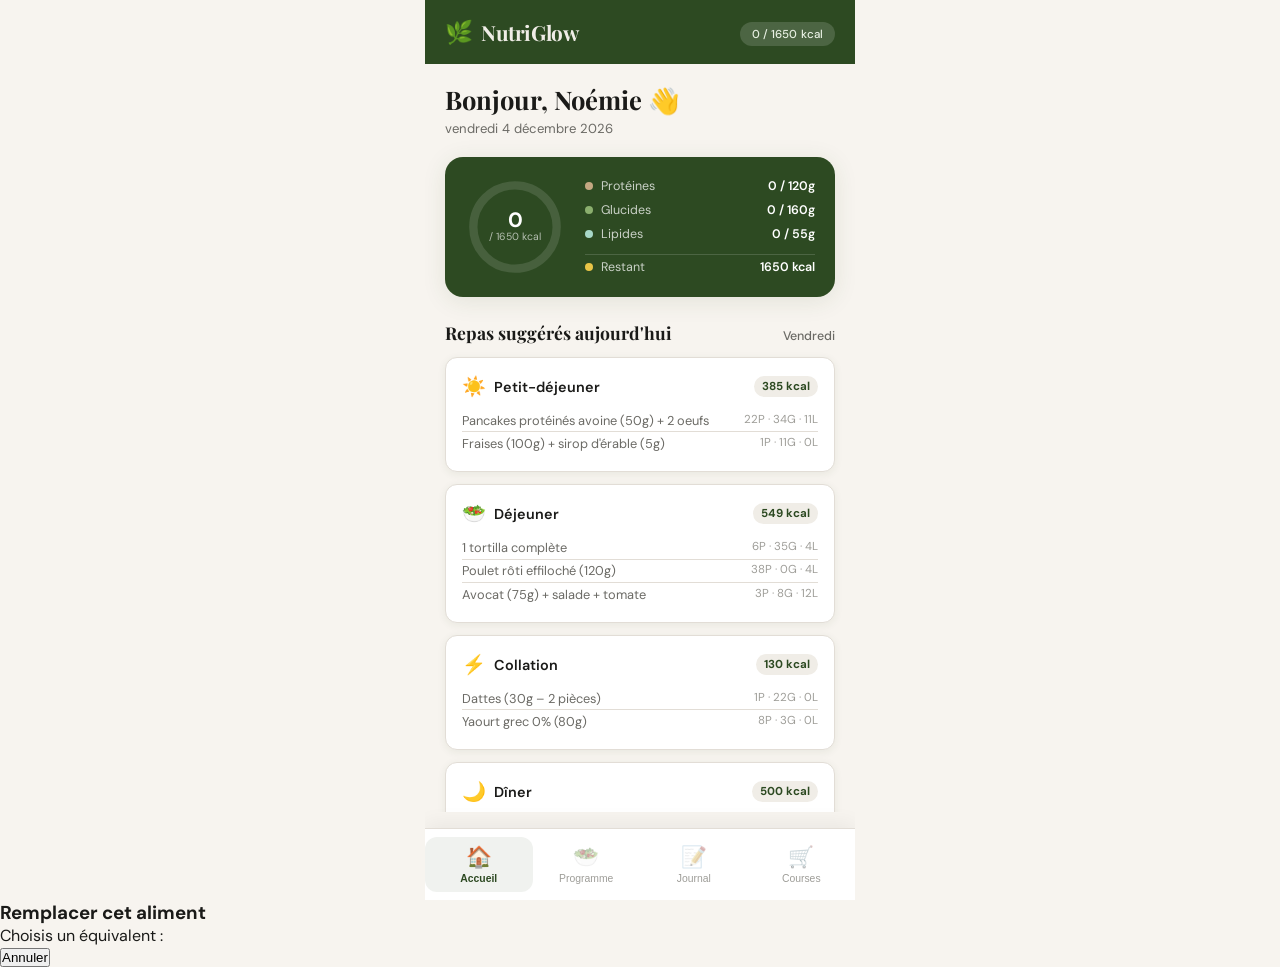
<file: index.html>
<!DOCTYPE html>
<html lang="fr">
<head>
  <meta charset="UTF-8" />
  <meta name="viewport" content="width=device-width, initial-scale=1.0, viewport-fit=cover" />
  <meta name="apple-mobile-web-app-capable" content="yes" />
  <meta name="apple-mobile-web-app-status-bar-style" content="black-translucent" />
  <meta name="apple-mobile-web-app-title" content="NutriGlow" />
  <meta name="theme-color" content="#2D4A22" />
  <link rel="manifest" href="manifest.json" />
  <link rel="apple-touch-icon" href="assets/icon-192.png" />
  <title>NutriGlow</title>
  <link rel="preconnect" href="https://fonts.googleapis.com" />
  <link rel="preconnect" href="https://fonts.gstatic.com" crossorigin />
  <link href="https://fonts.googleapis.com/css2?family=Playfair+Display:ital,wght@0,400;0,700;1,400&family=DM+Sans:wght@300;400;500;600&display=swap" rel="stylesheet" />
  <link rel="stylesheet" href="style.css" />
</head>
<body>
  <div class="app-shell">
    <header class="app-header">
      <div class="header-inner">
        <div class="logo">
          <span class="logo-leaf">🌿</span>
          <span class="logo-text">NutriGlow</span>
        </div>
        <div class="header-stats">
          <span class="stat-pill" id="today-kcal">— kcal aujourd'hui</span>
        </div>
      </div>
    </header>

    <nav class="bottom-nav">
      <button class="nav-btn active" data-page="dashboard"><span class="nav-icon">🏠</span><span class="nav-label">Accueil</span></button>
      <button class="nav-btn" data-page="programme"><span class="nav-icon">🥗</span><span class="nav-label">Programme</span></button>
      <button class="nav-btn" data-page="journal"><span class="nav-icon">📝</span><span class="nav-label">Journal</span></button>
      <button class="nav-btn" data-page="courses"><span class="nav-icon">🛒</span><span class="nav-label">Courses</span></button>
    </nav>

    <main class="page-container">

      <!-- DASHBOARD -->
      <section class="page active" id="page-dashboard">
        <div class="page-scroll">
          <div class="greeting-block">
            <h1 class="greeting-title">Bonjour, Noémie <span class="wave">👋</span></h1>
            <p class="greeting-sub" id="today-date"></p>
          </div>
          <div class="macro-card">
            <div class="macro-ring-wrap">
              <svg class="macro-ring" viewBox="0 0 120 120">
                <circle class="ring-bg" cx="60" cy="60" r="50"/>
                <circle class="ring-fill" cx="60" cy="60" r="50" id="ring-fill-el"/>
              </svg>
              <div class="ring-center">
                <span class="ring-num" id="ring-consumed">0</span>
                <span class="ring-label">/ 1650 kcal</span>
              </div>
            </div>
            <div class="macro-details">
              <div class="macro-item"><span class="m-dot" style="background:#C4A882"></span><span class="m-name">Protéines</span><span class="m-val" id="dash-prot">0 / 120g</span></div>
              <div class="macro-item"><span class="m-dot" style="background:#8BAF6E"></span><span class="m-name">Glucides</span><span class="m-val" id="dash-gluc">0 / 160g</span></div>
              <div class="macro-item"><span class="m-dot" style="background:#A8D8C8"></span><span class="m-name">Lipides</span><span class="m-val" id="dash-lip">0 / 55g</span></div>
              <div class="macro-item" style="margin-top:0.25rem;padding-top:0.25rem;border-top:1px solid rgba(255,255,255,0.15)">
                <span class="m-dot" style="background:#E8C547"></span><span class="m-name">Restant</span><span class="m-val" id="dash-reste">1650 kcal</span>
              </div>
            </div>
          </div>
          <div class="section-header">
            <h2 class="section-title">Repas suggérés aujourd'hui</h2>
            <span class="section-day" id="day-label"></span>
          </div>
          <div id="meals-today-container"></div>
          <div class="hydration-card">
            <div class="hydra-header"><span>💧 Hydratation</span><span id="hydra-count">0 / 8 verres</span></div>
            <div class="hydra-glasses" id="hydra-glasses"></div>
          </div>
          <div class="tip-card" id="tip-card"></div>
        </div>
      </section>

      <!-- PROGRAMME -->
      <section class="page" id="page-programme">
        <div class="page-scroll">
          <div class="page-title-block">
            <h2 class="page-title">Mon programme</h2>
            <p class="page-sub">Appuie sur un aliment 🔄 pour le remplacer</p>
          </div>
          <div class="macros-target-grid">
            <div class="mt-card mt-kcal"><span class="mt-num">1 650</span><span class="mt-unit">kcal</span></div>
            <div class="mt-card mt-prot"><span class="mt-num">120g</span><span class="mt-unit">Protéines</span></div>
            <div class="mt-card mt-gluc"><span class="mt-num">160g</span><span class="mt-unit">Glucides</span></div>
            <div class="mt-card mt-lip"><span class="mt-num">55g</span><span class="mt-unit">Lipides</span></div>
          </div>
          <div class="day-tabs" id="day-tabs"></div>
          <div id="day-programme"></div>
        </div>
      </section>

      <!-- JOURNAL -->
      <section class="page" id="page-journal">
        <div class="page-scroll">
          <div class="page-title-block">
            <h2 class="page-title">Journal alimentaire</h2>
            <p class="page-sub">Recherche un aliment · entre le poids · c'est tout !</p>
          </div>

          <div class="log-add-card">
            <!-- Étape 1 : recherche -->
            <div id="log-step-1">
              <select class="log-select" id="log-repas">
                <option value="petit-dej">☀️ Petit-déjeuner</option>
                <option value="dejeuner">🥗 Déjeuner</option>
                <option value="snack">🍎 Collation</option>
                <option value="diner">🌙 Dîner</option>
              </select>
              <div class="search-wrap">
                <input class="log-input" id="log-search" type="text" placeholder="🔍 Ex: pain, yaourt, poulet…" autocomplete="off" />
                <div class="search-results hidden" id="search-results"></div>
              </div>
              <p class="search-hint">Choisis dans la liste ou tape manuellement ci-dessous</p>
              <button class="btn-ghost-small" id="manual-mode-btn">Entrer sans référence →</button>
            </div>

            <!-- Étape 2 : aliment sélectionné -->
            <div class="hidden" id="log-step-2">
              <div class="selected-food-banner" id="selected-food-banner"></div>
              <div class="ref-macros-row" id="ref-macros-row"></div>

              <div class="log-weight-row">
                <input class="log-input" id="log-weight" type="number" placeholder="Quantité en grammes (ex: 80)" min="1" />
                <span class="log-weight-unit">g</span>
              </div>

              <div class="calc-result hidden" id="calc-result">
                <div class="calc-line"><span class="calc-big" id="calc-kcal">0 kcal</span></div>
                <div class="calc-macros-row" id="calc-macros"></div>
              </div>

              <div class="log-step-btns">
                <button class="btn-ghost" id="log-back-btn">← Retour</button>
                <button class="btn-primary" id="log-add-btn">Ajouter ✓</button>
              </div>
            </div>

            <!-- Mode manuel direct -->
            <div class="hidden" id="log-step-manual">
              <p class="manual-label">Saisie manuelle</p>
              <input class="log-input" id="manual-name" type="text" placeholder="Nom de l'aliment" />
              <div class="log-macros-row">
                <input class="log-input log-mini" id="manual-kcal" type="number" placeholder="kcal" />
                <input class="log-input log-mini" id="manual-prot" type="number" placeholder="P(g)" />
                <input class="log-input log-mini" id="manual-gluc" type="number" placeholder="G(g)" />
                <input class="log-input log-mini" id="manual-lip" type="number" placeholder="L(g)" />
              </div>
              <div class="log-step-btns">
                <button class="btn-ghost" id="manual-back-btn">← Retour</button>
                <button class="btn-primary" id="manual-add-btn">Ajouter ✓</button>
              </div>
            </div>
          </div>

          <div class="log-entries-header">
            <span class="section-title" style="font-size:1rem">Aujourd'hui</span>
            <span class="log-total-badge" id="log-total-badge">0 kcal</span>
          </div>
          <div class="log-entries" id="log-entries"></div>

          <div class="section-header" style="margin-top:1.25rem">
            <h2 class="section-title">Cette semaine</h2>
          </div>
          <div class="week-bilan" id="week-bilan"></div>
        </div>
      </section>

      <!-- COURSES -->
      <section class="page" id="page-courses">
        <div class="page-scroll">
          <div class="page-title-block">
            <h2 class="page-title">Liste de courses</h2>
            <p class="page-sub">Pour 1 semaine · coche au fur et à mesure</p>
          </div>
          <div class="courses-filter" id="courses-filter"></div>
          <div class="courses-list" id="courses-list"></div>
          <button class="btn-secondary" id="reset-courses-btn">Réinitialiser les cases</button>
        </div>
      </section>

    </main>
  </div>

  <!-- MODAL SWAP -->
  <div class="modal-overlay hidden" id="swap-modal">
    <div class="modal-sheet">
      <div class="modal-handle"></div>
      <h3 class="modal-title">Remplacer cet aliment</h3>
      <div class="modal-current" id="swap-modal-current"></div>
      <p class="modal-subtitle">Choisis un équivalent :</p>
      <div class="swap-list" id="swap-list"></div>
      <button class="btn-ghost modal-close-btn" id="swap-modal-close">Annuler</button>
    </div>
  </div>

  <script src="app.js"></script>
  <script>if('serviceWorker' in navigator) navigator.serviceWorker.register('sw.js').catch(()=>{});</script>
</body>
</html>
</file>
<file: style.css>
/* ===== CSS VARIABLES ===== */
:root {
  --bg: #F7F4EF;
  --surface: #FFFFFF;
  --surface-2: #F0EDE7;
  --primary: #2D4A22;
  --primary-light: #4A7A36;
  --primary-muted: #8BAF6E;
  --accent: #C4A882;
  --accent-warm: #E8C547;
  --teal: #A8D8C8;
  --text: #1A1A18;
  --text-soft: #6B6A65;
  --text-muted: #9E9D98;
  --border: #E2DDD6;
  --shadow: 0 4px 24px rgba(45,74,34,0.10);
  --shadow-sm: 0 2px 8px rgba(45,74,34,0.07);
  --radius: 18px;
  --radius-sm: 12px;
  --radius-pill: 100px;
  --nav-h: 72px;
  --header-h: 64px;
}

/* ===== RESET ===== */
*, *::before, *::after { box-sizing: border-box; margin: 0; padding: 0; }
html { font-size: 16px; }
body {
  font-family: 'DM Sans', sans-serif;
  background: var(--bg);
  color: var(--text);
  min-height: 100dvh;
  overflow: hidden;
  -webkit-font-smoothing: antialiased;
}

/* ===== APP SHELL ===== */
.app-shell {
  display: flex;
  flex-direction: column;
  height: 100dvh;
  max-width: 430px;
  margin: 0 auto;
  position: relative;
  overflow: hidden;
  background: var(--bg);
}

/* ===== HEADER ===== */
.app-header {
  height: var(--header-h);
  background: var(--primary);
  display: flex;
  align-items: center;
  padding: 0 1.25rem;
  flex-shrink: 0;
  position: relative;
  z-index: 10;
}
.header-inner {
  display: flex;
  align-items: center;
  justify-content: space-between;
  width: 100%;
}
.logo { display: flex; align-items: center; gap: 0.5rem; }
.logo-leaf { font-size: 1.4rem; }
.logo-text {
  font-family: 'Playfair Display', serif;
  font-size: 1.3rem;
  color: #F0EDE7;
  font-weight: 700;
  letter-spacing: -0.02em;
}
.stat-pill {
  background: rgba(255,255,255,0.15);
  color: #E8F0E3;
  font-size: 0.72rem;
  font-weight: 500;
  padding: 0.3rem 0.75rem;
  border-radius: var(--radius-pill);
  letter-spacing: 0.01em;
}

/* ===== BOTTOM NAV ===== */
.bottom-nav {
  position: absolute;
  bottom: 0;
  left: 0;
  right: 0;
  height: var(--nav-h);
  background: var(--surface);
  border-top: 1px solid var(--border);
  display: flex;
  align-items: center;
  justify-content: space-around;
  z-index: 100;
  box-shadow: 0 -4px 20px rgba(0,0,0,0.06);
  padding-bottom: env(safe-area-inset-bottom, 0);
}
.nav-btn {
  display: flex;
  flex-direction: column;
  align-items: center;
  gap: 0.2rem;
  background: none;
  border: none;
  cursor: pointer;
  padding: 0.5rem 0.75rem;
  border-radius: var(--radius-sm);
  transition: all 0.2s ease;
  flex: 1;
}
.nav-icon { font-size: 1.3rem; filter: grayscale(0.5) opacity(0.5); transition: all 0.2s; }
.nav-label { font-size: 0.65rem; font-weight: 500; color: var(--text-muted); transition: color 0.2s; }
.nav-btn.active .nav-icon { filter: none; }
.nav-btn.active .nav-label { color: var(--primary); font-weight: 600; }
.nav-btn.active { background: rgba(45,74,34,0.07); }

/* ===== PAGES ===== */
.page-container {
  flex: 1;
  overflow: hidden;
  position: relative;
}
.page {
  position: absolute;
  inset: 0;
  opacity: 0;
  pointer-events: none;
  transform: translateY(10px);
  transition: opacity 0.25s ease, transform 0.25s ease;
  padding-bottom: calc(var(--nav-h) + 1rem);
}
.page.active {
  opacity: 1;
  pointer-events: all;
  transform: translateY(0);
}
.page-scroll {
  height: 100%;
  overflow-y: auto;
  -webkit-overflow-scrolling: touch;
  padding: 1.25rem;
  padding-bottom: 2rem;
}

/* ===== DASHBOARD ===== */
.greeting-block { margin-bottom: 1.25rem; }
.greeting-title {
  font-family: 'Playfair Display', serif;
  font-size: 1.6rem;
  color: var(--text);
  font-weight: 700;
  line-height: 1.2;
}
.wave { display: inline-block; animation: wave 2s ease-in-out infinite; }
@keyframes wave {
  0%,100% { transform: rotate(0deg); }
  25% { transform: rotate(20deg); }
  75% { transform: rotate(-10deg); }
}
.greeting-sub { font-size: 0.82rem; color: var(--text-soft); margin-top: 0.3rem; font-weight: 400; }

/* Macro Card */
.macro-card {
  background: var(--primary);
  border-radius: var(--radius);
  padding: 1.25rem;
  display: flex;
  align-items: center;
  gap: 1.25rem;
  margin-bottom: 1.5rem;
  box-shadow: var(--shadow);
}
.macro-ring-wrap { position: relative; width: 100px; height: 100px; flex-shrink: 0; }
.macro-ring { width: 100%; height: 100%; transform: rotate(-90deg); }
.ring-bg { fill: none; stroke: rgba(255,255,255,0.12); stroke-width: 10; }
.ring-fill {
  fill: none;
  stroke: var(--accent-warm);
  stroke-width: 10;
  stroke-linecap: round;
  stroke-dasharray: 314;
  stroke-dashoffset: 314;
  transition: stroke-dashoffset 0.8s cubic-bezier(0.4,0,0.2,1);
}
.ring-center {
  position: absolute;
  inset: 0;
  display: flex;
  flex-direction: column;
  align-items: center;
  justify-content: center;
}
.ring-num { font-size: 1.3rem; font-weight: 700; color: #fff; line-height: 1; }
.ring-label { font-size: 0.65rem; color: rgba(255,255,255,0.65); }
.macro-details { flex: 1; display: flex; flex-direction: column; gap: 0.5rem; }
.macro-item { display: flex; align-items: center; gap: 0.5rem; }
.m-dot { width: 8px; height: 8px; border-radius: 50%; flex-shrink: 0; }
.m-name { font-size: 0.78rem; color: rgba(255,255,255,0.75); flex: 1; }
.m-val { font-size: 0.78rem; font-weight: 600; color: #fff; }

/* Section header */
.section-header {
  display: flex;
  align-items: baseline;
  justify-content: space-between;
  margin-bottom: 0.85rem;
}
.section-title {
  font-family: 'Playfair Display', serif;
  font-size: 1.1rem;
  font-weight: 700;
  color: var(--text);
}
.section-day { font-size: 0.78rem; color: var(--text-soft); font-weight: 500; }

/* Meals today */
.meal-card {
  background: var(--surface);
  border-radius: var(--radius-sm);
  padding: 1rem;
  margin-bottom: 0.75rem;
  box-shadow: var(--shadow-sm);
  border: 1px solid var(--border);
}
.meal-card-header {
  display: flex;
  align-items: center;
  justify-content: space-between;
  margin-bottom: 0.6rem;
}
.meal-name-row { display: flex; align-items: center; gap: 0.5rem; }
.meal-icon { font-size: 1.2rem; }
.meal-name { font-weight: 600; font-size: 0.9rem; }
.meal-kcal-badge {
  background: var(--surface-2);
  color: var(--primary);
  font-size: 0.72rem;
  font-weight: 700;
  padding: 0.2rem 0.5rem;
  border-radius: var(--radius-pill);
}
.meal-items { list-style: none; }
.meal-item {
  display: flex;
  justify-content: space-between;
  font-size: 0.8rem;
  color: var(--text-soft);
  padding: 0.18rem 0;
  border-bottom: 1px solid var(--border);
}
.meal-item:last-child { border-bottom: none; }
.meal-item-name { flex: 1; }
.meal-item-macros { color: var(--text-muted); font-size: 0.72rem; }

/* Hydratation */
.hydration-card {
  background: var(--teal);
  border-radius: var(--radius-sm);
  padding: 1rem;
  margin-bottom: 0.75rem;
}
.hydra-header {
  display: flex;
  justify-content: space-between;
  font-size: 0.85rem;
  font-weight: 600;
  color: var(--primary);
  margin-bottom: 0.75rem;
}
.hydra-glasses { display: flex; gap: 0.4rem; flex-wrap: wrap; }
.hydra-glass {
  font-size: 1.5rem;
  cursor: pointer;
  transition: transform 0.15s;
  opacity: 0.35;
  filter: grayscale(1);
  user-select: none;
}
.hydra-glass.filled { opacity: 1; filter: none; transform: scale(1.1); }

/* Tip card */
.tip-card {
  background: linear-gradient(135deg, #F0EDE7, #E8DDD0);
  border-radius: var(--radius-sm);
  padding: 1rem;
  border-left: 4px solid var(--accent);
  margin-bottom: 0.75rem;
}
.tip-icon { font-size: 1.3rem; margin-bottom: 0.3rem; }
.tip-title { font-weight: 600; font-size: 0.85rem; margin-bottom: 0.2rem; }
.tip-text { font-size: 0.8rem; color: var(--text-soft); line-height: 1.5; }

/* ===== PROGRAMME ===== */
.page-title-block { margin-bottom: 1.25rem; }
.page-title {
  font-family: 'Playfair Display', serif;
  font-size: 1.5rem;
  font-weight: 700;
}
.page-sub { font-size: 0.82rem; color: var(--text-soft); margin-top: 0.2rem; }

.sopk-banner {
  background: linear-gradient(135deg, #E8F0E3, #D8EDD0);
  border-radius: var(--radius-sm);
  padding: 1rem;
  display: flex;
  gap: 0.75rem;
  align-items: flex-start;
  margin-bottom: 1.25rem;
  border: 1px solid #C5DEB8;
}
.sopk-icon { font-size: 1.5rem; flex-shrink: 0; }
.sopk-text strong { font-size: 0.88rem; color: var(--primary); }
.sopk-text p { font-size: 0.78rem; color: var(--text-soft); margin-top: 0.2rem; line-height: 1.45; }

.macros-target-grid {
  display: grid;
  grid-template-columns: repeat(4, 1fr);
  gap: 0.5rem;
  margin-bottom: 1.25rem;
}
.mt-card {
  background: var(--surface);
  border-radius: var(--radius-sm);
  padding: 0.7rem 0.5rem;
  text-align: center;
  box-shadow: var(--shadow-sm);
  border: 1px solid var(--border);
}
.mt-num { display: block; font-weight: 700; font-size: 1rem; color: var(--primary); }
.mt-unit { display: block; font-size: 0.65rem; color: var(--text-muted); margin-top: 0.1rem; }
.mt-kcal .mt-num { color: var(--accent-warm); }
.mt-prot .mt-num { color: #C4A882; }
.mt-gluc .mt-num { color: var(--primary-light); }
.mt-lip .mt-num { color: var(--teal); filter: brightness(0.7); }

/* Day tabs */
.day-tabs {
  display: flex;
  gap: 0.4rem;
  overflow-x: auto;
  padding-bottom: 0.5rem;
  margin-bottom: 1rem;
  scrollbar-width: none;
}
.day-tabs::-webkit-scrollbar { display: none; }
.day-tab {
  flex-shrink: 0;
  padding: 0.4rem 0.85rem;
  border-radius: var(--radius-pill);
  font-size: 0.78rem;
  font-weight: 500;
  cursor: pointer;
  background: var(--surface);
  border: 1px solid var(--border);
  color: var(--text-soft);
  transition: all 0.18s;
}
.day-tab.active {
  background: var(--primary);
  color: #fff;
  border-color: var(--primary);
}

/* Day programme */
.day-programme .meal-card { margin-bottom: 0.75rem; }
.portion-tag {
  display: inline-block;
  background: var(--surface-2);
  border-radius: var(--radius-pill);
  font-size: 0.68rem;
  color: var(--text-soft);
  padding: 0.1rem 0.45rem;
  margin-left: 0.3rem;
}

/* Alternatives */
.alternatives-grid { display: flex; flex-direction: column; gap: 0.6rem; margin-bottom: 1rem; }
.alt-card {
  background: var(--surface);
  border-radius: var(--radius-sm);
  padding: 0.85rem 1rem;
  border: 1px solid var(--border);
  box-shadow: var(--shadow-sm);
}
.alt-title { font-weight: 600; font-size: 0.85rem; margin-bottom: 0.4rem; }
.alt-swaps { display: flex; flex-wrap: wrap; gap: 0.4rem; }
.alt-swap {
  font-size: 0.75rem;
  background: var(--surface-2);
  padding: 0.2rem 0.6rem;
  border-radius: var(--radius-pill);
  color: var(--text-soft);
}
.alt-swap strong { color: var(--primary); }

/* ===== JOURNAL ===== */
.log-add-card {
  background: var(--surface);
  border-radius: var(--radius);
  padding: 1.25rem;
  box-shadow: var(--shadow-sm);
  border: 1px solid var(--border);
  margin-bottom: 1.25rem;
}
.log-card-title { font-weight: 600; font-size: 0.9rem; color: var(--primary); margin-bottom: 0.75rem; }
.log-select, .log-input {
  width: 100%;
  padding: 0.7rem 0.9rem;
  border: 1.5px solid var(--border);
  border-radius: var(--radius-sm);
  font-family: 'DM Sans', sans-serif;
  font-size: 0.85rem;
  background: var(--bg);
  color: var(--text);
  outline: none;
  transition: border-color 0.18s;
  margin-bottom: 0.6rem;
  -webkit-appearance: none;
}
.log-select:focus, .log-input:focus { border-color: var(--primary); }
.log-macros-row { display: grid; grid-template-columns: repeat(4, 1fr); gap: 0.4rem; }
.log-mini { font-size: 0.8rem; padding: 0.6rem 0.5rem; text-align: center; margin-bottom: 0.6rem; }

.btn-primary {
  width: 100%;
  padding: 0.8rem;
  background: var(--primary);
  color: #fff;
  border: none;
  border-radius: var(--radius-sm);
  font-family: 'DM Sans', sans-serif;
  font-size: 0.88rem;
  font-weight: 600;
  cursor: pointer;
  transition: background 0.18s, transform 0.1s;
  letter-spacing: 0.01em;
}
.btn-primary:active { transform: scale(0.98); background: var(--primary-light); }
.btn-small { width: auto; padding: 0.65rem 1.1rem; }
.btn-secondary {
  width: 100%;
  padding: 0.8rem;
  background: transparent;
  color: var(--text-soft);
  border: 1.5px solid var(--border);
  border-radius: var(--radius-sm);
  font-family: 'DM Sans', sans-serif;
  font-size: 0.85rem;
  font-weight: 500;
  cursor: pointer;
  margin-top: 1rem;
}

.log-entries { display: flex; flex-direction: column; gap: 0.5rem; margin-bottom: 1.25rem; }
.log-entry {
  background: var(--surface);
  border-radius: var(--radius-sm);
  padding: 0.85rem 1rem;
  border: 1px solid var(--border);
  display: flex;
  justify-content: space-between;
  align-items: center;
  animation: slideIn 0.25s ease;
}
@keyframes slideIn { from { opacity:0; transform:translateY(-8px); } to { opacity:1; transform:none; } }
.log-entry-info .log-entry-name { font-weight: 500; font-size: 0.85rem; }
.log-entry-info .log-entry-cat { font-size: 0.72rem; color: var(--text-muted); }
.log-entry-right { text-align: right; }
.log-entry-kcal { font-weight: 700; font-size: 0.9rem; color: var(--primary); }
.log-entry-del { background: none; border: none; font-size: 1rem; cursor: pointer; color: var(--text-muted); margin-left: 0.5rem; }

.week-bilan { display: grid; grid-template-columns: repeat(7, 1fr); gap: 0.3rem; margin-bottom: 1rem; }
.bilan-day { background: var(--surface); border-radius: 8px; padding: 0.4rem 0.2rem; text-align: center; border: 1px solid var(--border); }
.bilan-d { font-size: 0.6rem; color: var(--text-muted); font-weight: 500; }
.bilan-k { font-size: 0.7rem; font-weight: 700; color: var(--primary); }
.bilan-day.today { border-color: var(--primary); background: rgba(45,74,34,0.08); }

/* ===== COURSES ===== */
.courses-filter { display: flex; gap: 0.4rem; flex-wrap: wrap; margin-bottom: 1rem; }
.filter-btn {
  padding: 0.35rem 0.8rem;
  border-radius: var(--radius-pill);
  font-size: 0.78rem;
  font-weight: 500;
  cursor: pointer;
  background: var(--surface);
  border: 1.5px solid var(--border);
  color: var(--text-soft);
  transition: all 0.15s;
}
.filter-btn.active { background: var(--primary); color: #fff; border-color: var(--primary); }

.courses-cat { margin-bottom: 1.25rem; }
.courses-cat-title {
  font-weight: 700;
  font-size: 0.8rem;
  color: var(--text-muted);
  text-transform: uppercase;
  letter-spacing: 0.06em;
  margin-bottom: 0.6rem;
}
.course-item {
  display: flex;
  align-items: center;
  gap: 0.75rem;
  padding: 0.7rem 0.85rem;
  background: var(--surface);
  border-radius: var(--radius-sm);
  border: 1px solid var(--border);
  margin-bottom: 0.4rem;
  cursor: pointer;
  transition: all 0.15s;
}
.course-item.checked { opacity: 0.5; }
.course-check {
  width: 20px;
  height: 20px;
  border-radius: 6px;
  border: 2px solid var(--border);
  display: flex;
  align-items: center;
  justify-content: center;
  flex-shrink: 0;
  transition: all 0.15s;
  font-size: 0.75rem;
}
.course-item.checked .course-check { background: var(--primary); border-color: var(--primary); color: #fff; }
.course-name { font-size: 0.85rem; flex: 1; }
.course-qty { font-size: 0.78rem; color: var(--text-muted); font-weight: 500; }

/* ===== SPORT ===== */
.sport-plan { display: flex; flex-direction: column; gap: 0.6rem; margin-bottom: 1.5rem; }
.sport-day-card {
  background: var(--surface);
  border-radius: var(--radius-sm);
  padding: 0.9rem 1rem;
  border: 1px solid var(--border);
  display: flex;
  align-items: center;
  gap: 1rem;
  box-shadow: var(--shadow-sm);
}
.sport-day-card.run-day { border-left: 4px solid var(--primary-muted); }
.sport-day-card.rest-day { border-left: 4px solid var(--border); }
.sport-day-icon { font-size: 1.4rem; width: 2rem; text-align: center; }
.sport-day-info { flex: 1; }
.sport-day-name { font-weight: 600; font-size: 0.88rem; }
.sport-day-detail { font-size: 0.78rem; color: var(--text-soft); margin-top: 0.1rem; }
.sport-day-badge {
  padding: 0.2rem 0.6rem;
  border-radius: var(--radius-pill);
  font-size: 0.7rem;
  font-weight: 600;
}
.badge-run { background: #E8F0E3; color: var(--primary); }
.badge-rest { background: var(--surface-2); color: var(--text-muted); }

.sport-nutrition-cards { display: flex; flex-direction: column; gap: 0.6rem; margin-bottom: 1.5rem; }
.sn-card {
  background: var(--surface);
  border-radius: var(--radius-sm);
  padding: 0.9rem 1rem;
  border: 1px solid var(--border);
}
.sn-card-header { display: flex; align-items: center; gap: 0.6rem; margin-bottom: 0.5rem; }
.sn-icon { font-size: 1.2rem; }
.sn-title { font-weight: 600; font-size: 0.88rem; }
.sn-content { font-size: 0.8rem; color: var(--text-soft); line-height: 1.5; }
.sn-content strong { color: var(--text); }

/* Weight tracker */
.weight-tracker { margin-bottom: 1.5rem; }
.weight-input-row { display: flex; gap: 0.6rem; margin-bottom: 0.75rem; }
.weight-input-row .log-input { margin-bottom: 0; flex: 1; }
.weight-history { display: flex; flex-direction: column; gap: 0.4rem; }
.weight-entry {
  background: var(--surface);
  border-radius: var(--radius-sm);
  padding: 0.7rem 0.9rem;
  border: 1px solid var(--border);
  display: flex;
  justify-content: space-between;
  font-size: 0.83rem;
}
.weight-entry-date { color: var(--text-soft); }
.weight-entry-val { font-weight: 700; color: var(--primary); }
.weight-delta { font-size: 0.72rem; margin-left: 0.4rem; }
.delta-down { color: #4A7A36; }
.delta-up { color: #C0504D; }

/* ===== EMPTY STATE ===== */
.empty-state {
  text-align: center;
  padding: 2rem 1rem;
  color: var(--text-muted);
  font-size: 0.85rem;
}
.empty-state-icon { font-size: 2.5rem; margin-bottom: 0.5rem; display: block; }

/* ===== SCROLLBAR ===== */
.page-scroll::-webkit-scrollbar { width: 3px; }
.page-scroll::-webkit-scrollbar-thumb { background: var(--border); border-radius: 10px; }
</file>
